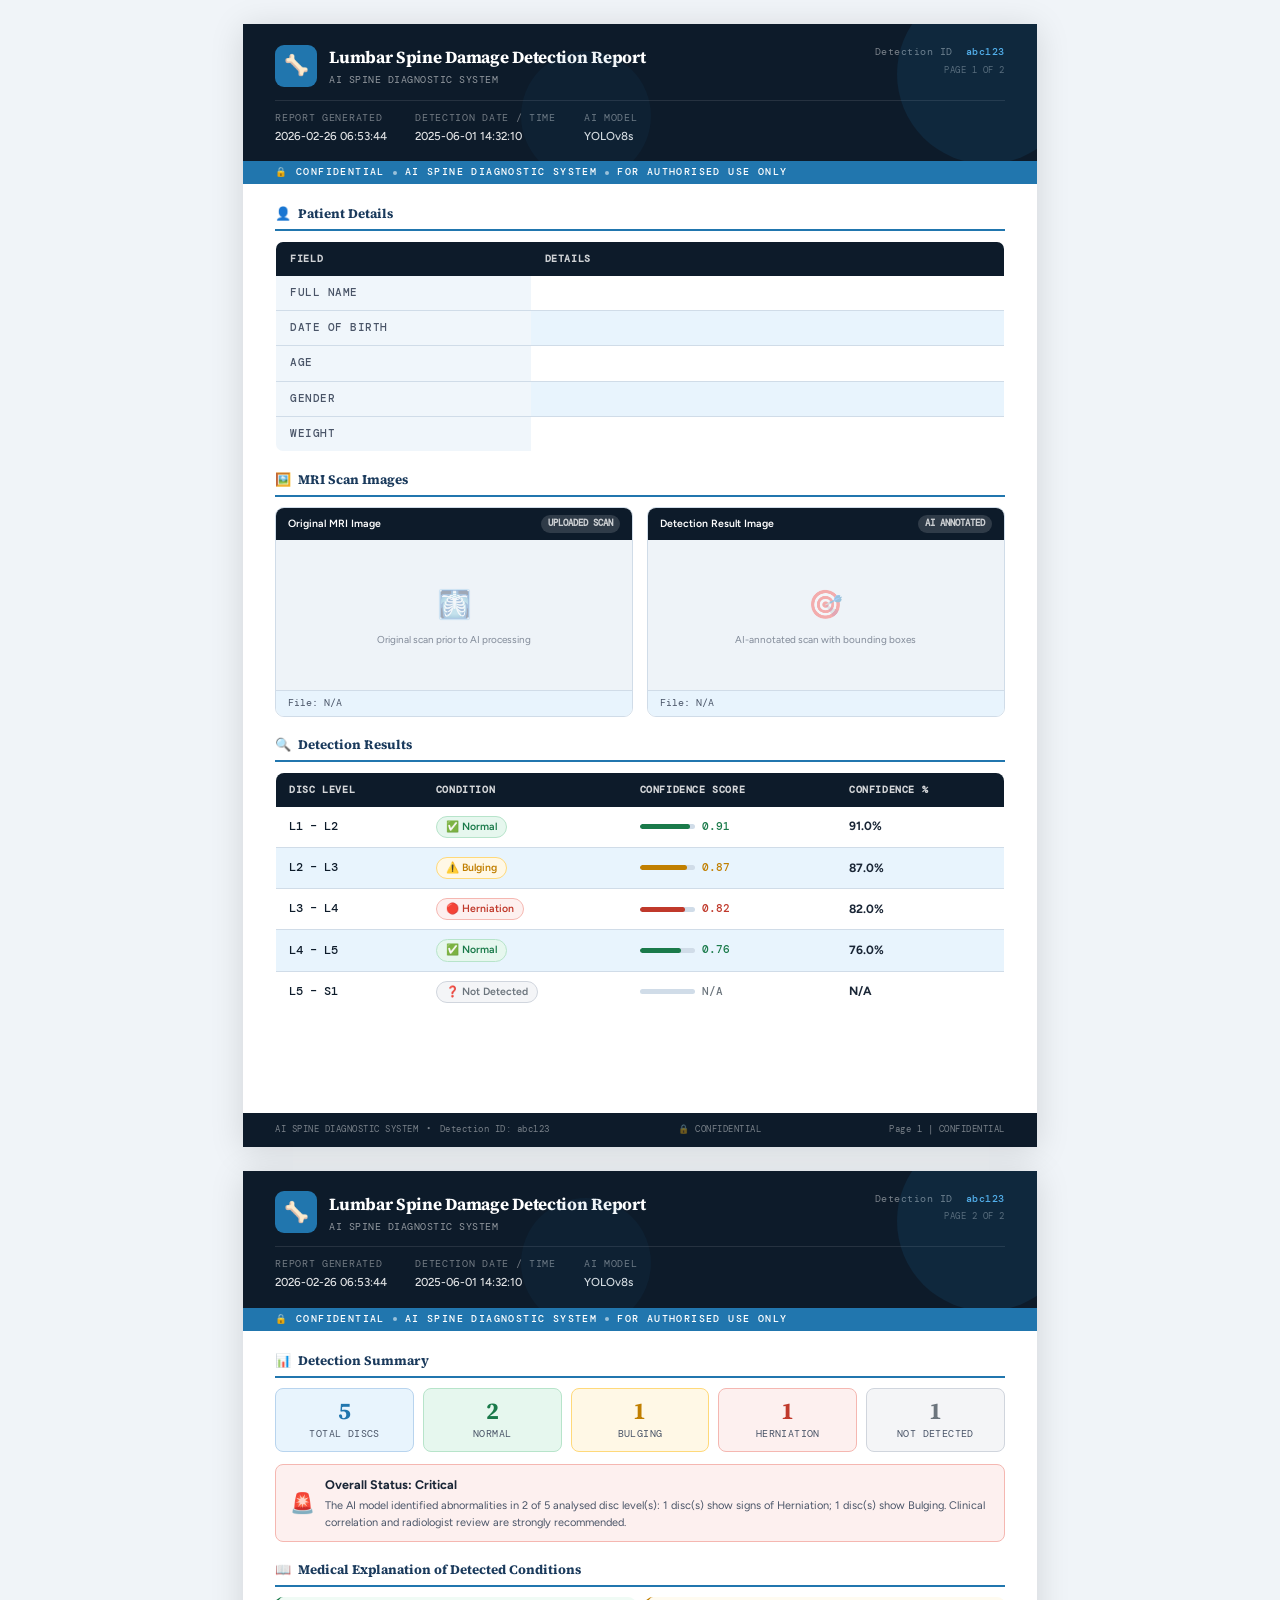
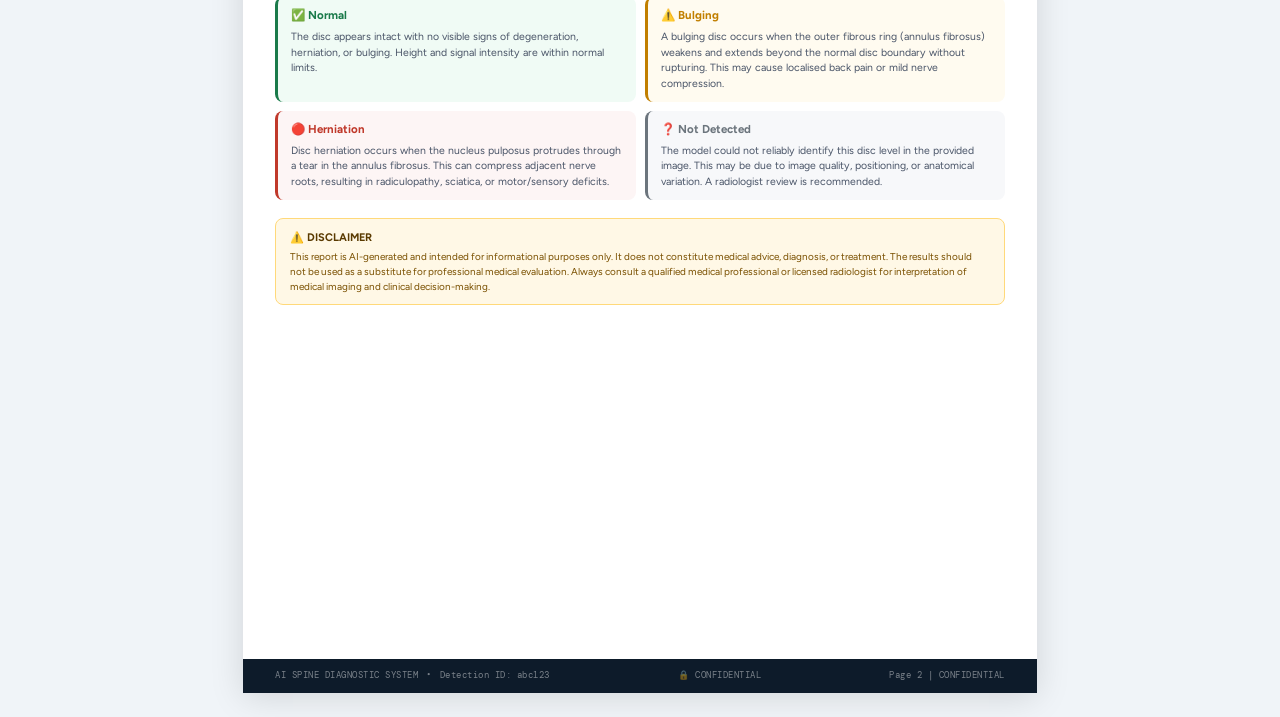
<file: Frontend/report.html>
<!DOCTYPE html>
<html lang="en">
<head>
  <meta charset="UTF-8"/>
  <meta name="viewport" content="width=device-width, initial-scale=1.0"/>
  <title>Lumbar Spine Damage Detection Report</title>
  <link href="https://fonts.googleapis.com/css2?family=Source+Serif+4:wght@300;400;600;700&family=DM+Mono:wght@400;500&family=Figtree:wght@400;500;600;700&display=swap" rel="stylesheet"/>
  <style>
    /* ═══════════════════════════════════════════════
       VARIABLES
    ═══════════════════════════════════════════════ */
    :root {
      --navy      : #0d1b2a;
      --blue      : #1a3a5c;
      --accent    : #2176ae;
      --light-blue: #e8f4fd;
      --normal    : #1a7a4a;
      --bulging   : #c17f00;
      --herniation: #c0392b;
      --notfound  : #6c757d;
      --border    : #d0dce8;
      --bg        : #f0f4f8;
      --white     : #ffffff;
      --text      : #1a2636;
      --subtext   : #4a5568;
    }

    /* ═══════════════════════════════════════════════
       RESET
    ═══════════════════════════════════════════════ */
    *, *::before, *::after { box-sizing: border-box; margin: 0; padding: 0; }

    /* ═══════════════════════════════════════════════
       PRINT — strict A4, no browser margins
    ═══════════════════════════════════════════════ */
    @page { size: A4; margin: 0; }

    @media print {
      body        { background: white; }
      .print-btn  { display: none !important; }
      .page       { box-shadow: none; margin: 0; }
    }

    /* ═══════════════════════════════════════════════
       BODY
    ═══════════════════════════════════════════════ */
    body {
      font-family: 'Figtree', sans-serif;
      background : var(--bg);
      color      : var(--text);
      font-size  : 12.5px;
      line-height: 1.55;
    }

    /* ═══════════════════════════════════════════════
       PAGE — exact A4, two pages
    ═══════════════════════════════════════════════ */
    .page {
      width            : 210mm;
      height           : 297mm;
      margin           : 24px auto;
      background       : var(--white);
      position         : relative;
      overflow         : hidden;
      page-break-after : always;
      box-shadow       : 0 4px 32px rgba(0,0,0,0.13);
    }

    /* ═══════════════════════════════════════════════
       SHARED HEADER (appears on both pages)
    ═══════════════════════════════════════════════ */
    .header {
      background: var(--navy);
      padding   : 20px 32px 16px;
      position  : relative;
      overflow  : hidden;
    }

    .header::before {
      content      : "";
      position     : absolute;
      top:-40px; right:-40px;
      width:180px; height:180px;
      border-radius: 50%;
      background   : rgba(33,118,174,0.14);
    }

    .header::after {
      content      : "";
      position     : absolute;
      bottom:-20px; left:35%;
      width:130px; height:130px;
      border-radius: 50%;
      background   : rgba(33,118,174,0.07);
    }

    .header-top {
      display        : flex;
      justify-content: space-between;
      align-items    : flex-start;
    }

    .header-brand {
      display    : flex;
      align-items: center;
      gap        : 12px;
    }

    .brand-icon {
      width        : 42px; height: 42px;
      background   : var(--accent);
      border-radius: 9px;
      display      : flex; align-items: center; justify-content: center;
      font-size    : 20px;
      flex-shrink  : 0;
    }

    .brand-text h1 {
      font-family   : 'Source Serif 4', serif;
      font-size     : 17px;
      font-weight   : 700;
      color         : var(--white);
      letter-spacing: -0.3px;
    }

    .brand-text p {
      font-size  : 10px;
      color      : rgba(255,255,255,0.55);
      font-family: 'DM Mono', monospace;
      margin-top : 2px;
      letter-spacing: 0.5px;
    }

    .header-meta {
      text-align: right;
    }

    .det-id-label {
      font-family   : 'DM Mono', monospace;
      font-size     : 10px;
      color         : rgba(255,255,255,0.45);
      letter-spacing: 0.5px;
    }

    .det-id-label span {
      color      : #5bb8f5;
      font-weight: 500;
    }

    .page-num-label {
      font-family   : 'DM Mono', monospace;
      font-size     : 9px;
      color         : rgba(255,255,255,0.35);
      letter-spacing: 0.5px;
      margin-top    : 4px;
    }

    .header-divider {
      height    : 1px;
      background: rgba(255,255,255,0.1);
      margin    : 12px 0 10px;
    }

    .header-info-row {
      display: flex;
      gap    : 28px;
    }

    .header-info-item label {
      font-size     : 9.5px;
      color         : rgba(255,255,255,0.42);
      text-transform: uppercase;
      letter-spacing: 0.7px;
      font-family   : 'DM Mono', monospace;
      display       : block;
    }

    .header-info-item value {
      font-size  : 11.5px;
      color      : rgba(255,255,255,0.88);
      font-weight: 500;
    }

    /* ═══════════════════════════════════════════════
       CONFIDENTIAL BANNER
    ═══════════════════════════════════════════════ */
    .conf-banner {
      background: var(--accent);
      padding   : 4px 32px;
      display   : flex;
      align-items: center;
      gap       : 8px;
    }

    .conf-banner span {
      font-family   : 'DM Mono', monospace;
      font-size     : 9.5px;
      color         : white;
      letter-spacing: 1.4px;
      font-weight   : 500;
    }

    .conf-dot {
      width        : 4px; height: 4px;
      background   : rgba(255,255,255,0.55);
      border-radius: 50%;
    }

    /* ═══════════════════════════════════════════════
       CONTENT
    ═══════════════════════════════════════════════ */
    .content {
      padding: 20px 32px;
    }

    .section {
      margin-bottom: 18px;
    }

    .section-title {
      font-family   : 'Source Serif 4', serif;
      font-size     : 13px;
      font-weight   : 700;
      color         : var(--blue);
      border-bottom : 2px solid var(--accent);
      padding-bottom: 5px;
      margin-bottom : 10px;
      display       : flex;
      align-items   : center;
      gap           : 7px;
    }

    /* ═══════════════════════════════════════════════
       PATIENT DETAILS — TABLE FORMAT
    ═══════════════════════════════════════════════ */
    .patient-table {
      width           : 100%;
      border-collapse : collapse;
      border          : 1px solid var(--border);
      border-radius   : 8px;
      overflow        : hidden;
    }

    .patient-table thead tr {
      background: var(--navy);
    }

    .patient-table thead th {
      padding       : 9px 14px;
      text-align    : left;
      font-size     : 10px;
      font-weight   : 600;
      color         : rgba(255,255,255,0.8);
      text-transform: uppercase;
      letter-spacing: 0.6px;
      font-family   : 'DM Mono', monospace;
    }

    .patient-table tbody td {
      padding      : 9px 14px;
      font-size    : 12.5px;
      border-bottom: 1px solid var(--border);
    }

    .patient-table tbody tr:last-child td {
      border-bottom: none;
    }

    .patient-table tbody tr:nth-child(even) {
      background: var(--light-blue);
    }

    .patient-table td.field-name {
      font-family   : 'DM Mono', monospace;
      font-size     : 10.5px;
      color         : var(--subtext);
      text-transform: uppercase;
      letter-spacing: 0.5px;
      width         : 35%;
      background    : #f0f6fb !important;
      font-weight   : 500;
    }

    .patient-table td.field-value {
      font-weight: 600;
      color      : var(--navy);
    }

    /* ═══════════════════════════════════════════════
       IMAGES
    ═══════════════════════════════════════════════ */
    .images-row {
      display              : grid;
      grid-template-columns: 1fr 1fr;
      gap                  : 14px;
    }

    .image-card {
      border       : 1px solid var(--border);
      border-radius: 9px;
      overflow     : hidden;
    }

    .image-card-hdr {
      background  : var(--navy);
      padding     : 7px 12px;
      display     : flex;
      align-items : center;
      gap         : 7px;
    }

    .image-card-hdr span {
      font-size  : 10.5px;
      font-weight: 600;
      color      : white;
    }

    .image-card-hdr .badge {
      font-family: 'DM Mono', monospace;
      font-size  : 9px;
      background : rgba(255,255,255,0.14);
      color      : rgba(255,255,255,0.75);
      padding    : 2px 7px;
      border-radius: 20px;
      margin-left: auto;
    }

    .img-placeholder {
      background    : #eef3f8;
      height        : 150px;
      display       : flex;
      flex-direction: column;
      align-items   : center;
      justify-content: center;
      gap           : 6px;
    }

    .img-placeholder .ph-icon { font-size: 28px; opacity: 0.35; }
    .img-placeholder p         { font-size: 10px; color: var(--subtext); opacity: 0.65; }

    .image-card img {
      width          : 100%;
      height         : 150px;
      object-fit     : contain;
      background     : #eef3f8;
      display        : block;
    }

    .image-card-ftr {
      padding    : 5px 12px;
      background : var(--light-blue);
      border-top : 1px solid var(--border);
    }

    .image-card-ftr p {
      font-size  : 9.5px;
      color      : var(--subtext);
      font-family: 'DM Mono', monospace;
    }

    /* ═══════════════════════════════════════════════
       DETECTION RESULTS TABLE
    ═══════════════════════════════════════════════ */
    .results-table {
      width           : 100%;
      border-collapse : collapse;
      border          : 1px solid var(--border);
      border-radius   : 9px;
      overflow        : hidden;
    }

    .results-table thead tr { background: var(--navy); }

    .results-table thead th {
      padding       : 9px 13px;
      text-align    : left;
      font-size     : 10px;
      font-weight   : 600;
      color         : rgba(255,255,255,0.82);
      text-transform: uppercase;
      letter-spacing: 0.6px;
      font-family   : 'DM Mono', monospace;
    }

    .results-table tbody tr { border-bottom: 1px solid var(--border); }
    .results-table tbody tr:last-child { border-bottom: none; }
    .results-table tbody tr:nth-child(even) { background: var(--light-blue); }
    .results-table tbody td { padding: 9px 13px; font-size: 12px; }

    .disc-cell {
      font-family: 'DM Mono', monospace;
      font-weight: 500;
      color      : var(--navy);
      font-size  : 11.5px !important;
    }

    .badge-normal     { display:inline-flex;align-items:center;gap:5px;background:#e6f7ee;color:var(--normal);border:1px solid #b7e4ca;padding:2px 9px;border-radius:20px;font-size:10.5px;font-weight:600; }
    .badge-bulging    { display:inline-flex;align-items:center;gap:5px;background:#fff8e6;color:var(--bulging);border:1px solid #ffd97a;padding:2px 9px;border-radius:20px;font-size:10.5px;font-weight:600; }
    .badge-herniation { display:inline-flex;align-items:center;gap:5px;background:#fdf0ef;color:var(--herniation);border:1px solid #f5b7b1;padding:2px 9px;border-radius:20px;font-size:10.5px;font-weight:600; }
    .badge-notdetected{ display:inline-flex;align-items:center;gap:5px;background:#f4f5f7;color:var(--notfound);border:1px solid #d0d5dd;padding:2px 9px;border-radius:20px;font-size:10.5px;font-weight:600; }

    .conf-bar-wrap { display:flex;align-items:center;gap:7px; }
    .conf-bar      { height:5px;border-radius:3px;background:var(--border);width:55px;overflow:hidden; }
    .conf-bar-fill { height:100%;border-radius:3px; }
    .conf-text     { font-family:'DM Mono',monospace;font-size:10.5px;font-weight:500; }

    /* ═══════════════════════════════════════════════
       SUMMARY GRID
    ═══════════════════════════════════════════════ */
    .summary-grid {
      display              : grid;
      grid-template-columns: repeat(5, 1fr);
      gap                  : 9px;
      margin-bottom        : 12px;
    }

    .sum-card {
      border-radius: 8px;
      padding      : 10px 8px;
      text-align   : center;
      border       : 1px solid var(--border);
    }

    .sum-card.total       { background:var(--light-blue); border-color:#b8d4ee; }
    .sum-card.normal      { background:#e6f7ee; border-color:#b7e4ca; }
    .sum-card.bulging     { background:#fff8e6; border-color:#ffd97a; }
    .sum-card.herniation  { background:#fdf0ef; border-color:#f5b7b1; }
    .sum-card.notdetected { background:#f4f5f7; border-color:#d0d5dd; }

    .sum-card .num { font-family:'Source Serif 4',serif;font-size:24px;font-weight:700;line-height:1;display:block; }
    .sum-card.total .num       { color:var(--accent); }
    .sum-card.normal .num      { color:var(--normal); }
    .sum-card.bulging .num     { color:var(--bulging); }
    .sum-card.herniation .num  { color:var(--herniation); }
    .sum-card.notdetected .num { color:var(--notfound); }

    .sum-card .lbl { font-size:9.5px;text-transform:uppercase;letter-spacing:0.4px;color:var(--subtext);font-family:'DM Mono',monospace;margin-top:4px;display:block; }

    /* Status banner */
    .status-banner         { border-radius:8px;padding:10px 14px;display:flex;align-items:center;gap:10px;border:1px solid; }
    .status-banner.critical     { background:#fdf0ef; border-color:#f5b7b1; }
    .status-banner.attention    { background:#fff8e6; border-color:#ffd97a; }
    .status-banner.normal-status{ background:#e6f7ee; border-color:#b7e4ca; }
    .status-icon     { font-size:20px; }
    .status-text strong{ font-size:12.5px;font-weight:700;display:block; }
    .status-text p     { font-size:11px;color:var(--subtext);margin-top:2px; }

    /* ═══════════════════════════════════════════════
       MEDICAL EXPLANATIONS
    ═══════════════════════════════════════════════ */
    .exp-grid {
      display              : grid;
      grid-template-columns: 1fr 1fr;
      gap                  : 9px;
    }

    .exp-card {
      border-radius: 8px;
      padding      : 10px 13px;
      border-left  : 3px solid;
    }

    .exp-card.normal      { background:#f0fbf5; border-color:var(--normal); }
    .exp-card.bulging     { background:#fffbf0; border-color:var(--bulging); }
    .exp-card.herniation  { background:#fdf5f5; border-color:var(--herniation); }
    .exp-card.notdetected { background:#f7f8fa; border-color:var(--notfound); }

    .exp-card h4 { font-size:11.5px;font-weight:700;margin-bottom:4px;display:flex;align-items:center;gap:5px; }
    .exp-card.normal h4      { color:var(--normal); }
    .exp-card.bulging h4     { color:var(--bulging); }
    .exp-card.herniation h4  { color:var(--herniation); }
    .exp-card.notdetected h4 { color:var(--notfound); }
    .exp-card p { font-size:10.5px;color:var(--subtext);line-height:1.5; }

    /* ═══════════════════════════════════════════════
       METADATA TABLE
    ═══════════════════════════════════════════════ */
    .meta-table {
      width           : 100%;
      border-collapse : collapse;
      border          : 1px solid var(--border);
      border-radius   : 8px;
      overflow        : hidden;
    }

    .meta-table tr { border-bottom: 1px solid var(--border); }
    .meta-table tr:last-child { border-bottom: none; }

    .meta-table td {
      padding  : 7px 12px;
      font-size: 12px;
    }

    .meta-table td:first-child {
      font-family   : 'DM Mono', monospace;
      font-size     : 10px;
      color         : var(--subtext);
      text-transform: uppercase;
      letter-spacing: 0.5px;
      width         : 42%;
      background    : var(--light-blue);
    }

    .meta-table td:last-child { font-weight:600; color:var(--navy); }

    /* ═══════════════════════════════════════════════
       DISCLAIMER
    ═══════════════════════════════════════════════ */
    .disclaimer {
      background   : #fff8e6;
      border       : 1px solid #ffd97a;
      border-radius: 8px;
      padding      : 10px 14px;
    }

    .disclaimer strong { font-size:11px;display:block;margin-bottom:3px;color:#5a3a00; }
    .disclaimer p      { font-size:10px;color:#7a5000;line-height:1.5; }

    /* ═══════════════════════════════════════════════
       FOOTER
    ═══════════════════════════════════════════════ */
    .footer {
      background: var(--navy);
      padding   : 10px 32px;
      display   : flex;
      align-items: center;
      justify-content: space-between;
      position  : absolute;
      bottom    : 0;
      left      : 0; right: 0;
    }

    .footer-left {
      display    : flex;
      align-items: center;
      gap        : 8px;
    }

    .footer-left span,
    .footer-conf,
    .footer-page {
      font-family   : 'DM Mono', monospace;
      font-size     : 9px;
      color         : rgba(255,255,255,0.45);
      letter-spacing: 0.5px;
    }

    /* ═══════════════════════════════════════════════
       PRINT BUTTON (screen only)
    ═══════════════════════════════════════════════ */
    /* .print-btn {
      position     : fixed;
      bottom       : 24px;
      right        : 24px;
      background   : var(--accent);
      color        : white;
      border       : none;
      padding      : 11px 20px;
      border-radius: 8px;
      font-family  : 'Figtree', sans-serif;
      font-size    : 13px;
      font-weight  : 600;
      cursor       : pointer;
      box-shadow   : 0 4px 16px rgba(33,118,174,0.4);
      display      : flex;
      align-items  : center;
      gap          : 7px;
      z-index      : 999;
      transition   : transform 0.15s, box-shadow 0.15s;
    }

    .print-btn:hover {
      transform : translateY(-2px);
      box-shadow: 0 6px 20px rgba(33,118,174,0.5);
    } */
  </style>
</head>
<body>

<!-- Print Button -->
<!-- <button class="print-btn" onclick="window.print()">🖨️ Download / Print PDF</button> -->

<!-- ╔══════════════════════════════════════════════════════╗
     ║  PAGE 1                                              ║
     ║  Header · Patient Details · Images · Results Table  ║
     ╚══════════════════════════════════════════════════════╝ -->
<div class="page">

  <!-- HEADER -->
  <div class="header">
    <div class="header-top">
      <div class="header-brand">
        <div class="brand-icon">🦴</div>
        <div class="brand-text">
          <h1>Lumbar Spine Damage Detection Report</h1>
          <p>AI SPINE DIAGNOSTIC SYSTEM</p>
        </div>
      </div>
      <div class="header-meta">
        <div class="det-id-label">Detection ID &nbsp;<span id="p1-det-id">abc123</span></div>
        <div class="page-num-label">PAGE 1 OF 2</div>
      </div>
    </div>
    <div class="header-divider"></div>
    <div class="header-info-row">
      <div class="header-info-item">
        <label>Report Generated</label>
        <value id="p1-generated">2026-02-26 06:53:44</value>
      </div>
      <div class="header-info-item">
        <label>Detection Date / Time</label>
        <value id="p1-det-date">2025-06-01 14:32:10</value>
      </div>
      <div class="header-info-item">
        <label>AI Model</label>
        <value>YOLOv8s</value>
      </div>
    </div>
  </div>

  <!-- CONFIDENTIAL BANNER -->
  <div class="conf-banner">
    <span>🔒 CONFIDENTIAL</span>
    <div class="conf-dot"></div>
    <span>AI SPINE DIAGNOSTIC SYSTEM</span>
    <div class="conf-dot"></div>
    <span>FOR AUTHORISED USE ONLY</span>
  </div>

  <div class="content">

    <!-- SECTION 1 — Patient Details (SINGLE COLUMN TABLE) -->
    <div class="section">
      <div class="section-title"><span>👤</span> Patient Details</div>
      <table class="patient-table">
        <thead>
          <tr>
            <th>Field</th>
            <th>Details</th>
          </tr>
        </thead>
        <tbody>
          <tr>
            <td class="field-name">Full Name</td>
            <td class="field-value" id="pt-name"></td>
          </tr>
          <tr>
            <td class="field-name">Date of Birth</td>
            <td class="field-value" id="pt-dob"></td>
          </tr>
          <tr>
            <td class="field-name">Age</td>
            <td class="field-value" id="pt-age"></td>
          </tr>
          <tr>
            <td class="field-name">Gender</td>
            <td class="field-value" id="pt-gender"></td>
          </tr>
          <tr>
            <td class="field-name">Weight</td>
            <td class="field-value" id="pt-weight"></td>
          </tr>
        </tbody>
      </table>
    </div>

    <!-- SECTION 2 — MRI Scan Images -->
    <div class="section">
      <div class="section-title"><span>🖼️</span> MRI Scan Images</div>
      <div class="images-row">

        <!-- Original -->
        <div class="image-card">
          <div class="image-card-hdr">
            <span>Original MRI Image</span>
            <span class="badge">UPLOADED SCAN</span>
          </div>
          <div class="img-placeholder" id="orig-placeholder">
            <div class="ph-icon">🩻</div>
            <p>Original scan prior to AI processing</p>
          </div>
          <div class="image-card-ftr">
            <p>File: <span id="orig-filename">N/A</span></p>
          </div>
        </div>

        <!-- Annotated -->
        <div class="image-card">
          <div class="image-card-hdr">
            <span>Detection Result Image</span>
            <span class="badge">AI ANNOTATED</span>
          </div>
          <div class="img-placeholder" id="det-placeholder">
            <div class="ph-icon">🎯</div>
            <p>AI-annotated scan with bounding boxes</p>
          </div>
          <div class="image-card-ftr">
            <p>File: <span id="det-filename">N/A</span></p>
          </div>
        </div>

      </div>
    </div>

    <!-- SECTION 3 — Detection Results Table -->
    <div class="section">
      <div class="section-title"><span>🔍</span> Detection Results</div>
      <table class="results-table">
        <thead>
          <tr>
            <th>Disc Level</th>
            <th>Condition</th>
            <th>Confidence Score</th>
            <th>Confidence %</th>
          </tr>
        </thead>
        <tbody id="results-tbody">
          <tr>
            <td class="disc-cell">L1 – L2</td>
            <td><span class="badge-normal">✅ Normal</span></td>
            <td><div class="conf-bar-wrap"><div class="conf-bar"><div class="conf-bar-fill" style="width:91%;background:var(--normal)"></div></div><span class="conf-text" style="color:var(--normal)">0.91</span></div></td>
            <td><strong>91.0%</strong></td>
          </tr>
          <tr>
            <td class="disc-cell">L2 – L3</td>
            <td><span class="badge-bulging">⚠️ Bulging</span></td>
            <td><div class="conf-bar-wrap"><div class="conf-bar"><div class="conf-bar-fill" style="width:87%;background:var(--bulging)"></div></div><span class="conf-text" style="color:var(--bulging)">0.87</span></div></td>
            <td><strong>87.0%</strong></td>
          </tr>
          <tr>
            <td class="disc-cell">L3 – L4</td>
            <td><span class="badge-herniation">🔴 Herniation</span></td>
            <td><div class="conf-bar-wrap"><div class="conf-bar"><div class="conf-bar-fill" style="width:82%;background:var(--herniation)"></div></div><span class="conf-text" style="color:var(--herniation)">0.82</span></div></td>
            <td><strong>82.0%</strong></td>
          </tr>
          <tr>
            <td class="disc-cell">L4 – L5</td>
            <td><span class="badge-normal">✅ Normal</span></td>
            <td><div class="conf-bar-wrap"><div class="conf-bar"><div class="conf-bar-fill" style="width:76%;background:var(--normal)"></div></div><span class="conf-text" style="color:var(--normal)">0.76</span></div></td>
            <td><strong>76.0%</strong></td>
          </tr>
          <tr>
            <td class="disc-cell">L5 – S1</td>
            <td><span class="badge-notdetected">❓ Not Detected</span></td>
            <td><div class="conf-bar-wrap"><div class="conf-bar"><div class="conf-bar-fill" style="width:0%;background:var(--notfound)"></div></div><span class="conf-text" style="color:var(--notfound)">N/A</span></div></td>
            <td><strong>N/A</strong></td>
          </tr>
        </tbody>
      </table>
    </div>

  </div><!-- end content p1 -->

  <!-- FOOTER P1 -->
  <div class="footer">
    <div class="footer-left">
      <span>AI SPINE DIAGNOSTIC SYSTEM</span>
      <span>•</span>
      <span>Detection ID: <span id="foot1-det-id">abc123</span></span>
    </div>
    <span class="footer-conf">🔒 CONFIDENTIAL</span>
    <span class="footer-page">Page 1 | CONFIDENTIAL</span>
  </div>

</div><!-- end page 1 -->


<!-- ╔══════════════════════════════════════════════════════╗
     ║  PAGE 2                                              ║
     ║  Summary · Medical Explanation · Metadata · Disclaimer ║
     ╚══════════════════════════════════════════════════════╝ -->
<div class="page">

  <!-- HEADER P2 -->
  <div class="header">
    <div class="header-top">
      <div class="header-brand">
        <div class="brand-icon">🦴</div>
        <div class="brand-text">
          <h1>Lumbar Spine Damage Detection Report</h1>
          <p>AI SPINE DIAGNOSTIC SYSTEM</p>
        </div>
      </div>
      <div class="header-meta">
        <div class="det-id-label">Detection ID &nbsp;<span id="p2-det-id">abc123</span></div>
        <div class="page-num-label">PAGE 2 OF 2</div>
      </div>
    </div>
    <div class="header-divider"></div>
    <div class="header-info-row">
      <div class="header-info-item">
        <label>Report Generated</label>
        <value id="p2-generated">2026-02-26 06:53:44</value>
      </div>
      <div class="header-info-item">
        <label>Detection Date / Time</label>
        <value id="p2-det-date">2025-06-01 14:32:10</value>
      </div>
      <div class="header-info-item">
        <label>AI Model</label>
        <value>YOLOv8s</value>
      </div>
    </div>
  </div>

  <!-- CONFIDENTIAL BANNER P2 -->
  <div class="conf-banner">
    <span>🔒 CONFIDENTIAL</span>
    <div class="conf-dot"></div>
    <span>AI SPINE DIAGNOSTIC SYSTEM</span>
    <div class="conf-dot"></div>
    <span>FOR AUTHORISED USE ONLY</span>
  </div>

  <div class="content">

    <!-- SECTION 4 — Detection Summary -->
    <div class="section">
      <div class="section-title"><span>📊</span> Detection Summary</div>
      <div class="summary-grid">
        <div class="sum-card total">
          <span class="num" id="sum-total">5</span>
          <span class="lbl">Total Discs</span>
        </div>
        <div class="sum-card normal">
          <span class="num" id="sum-normal">2</span>
          <span class="lbl">Normal</span>
        </div>
        <div class="sum-card bulging">
          <span class="num" id="sum-bulging">1</span>
          <span class="lbl">Bulging</span>
        </div>
        <div class="sum-card herniation">
          <span class="num" id="sum-herniation">1</span>
          <span class="lbl">Herniation</span>
        </div>
        <div class="sum-card notdetected">
          <span class="num" id="sum-notdetected">1</span>
          <span class="lbl">Not Detected</span>
        </div>
      </div>

      <!-- Overall Status Banner -->
      <div class="status-banner critical" id="status-banner">
        <span class="status-icon">🚨</span>
        <div class="status-text">
          <strong id="status-title">Overall Status: Critical</strong>
          <p id="status-desc">
            The AI model identified abnormalities in 2 of 5 analysed disc level(s):
            1 disc(s) show signs of Herniation; 1 disc(s) show Bulging.
            Clinical correlation and radiologist review are strongly recommended.
          </p>
        </div>
      </div>
    </div>

    <!-- SECTION 5 — Medical Explanation -->
    <div class="section">
      <div class="section-title"><span>📖</span> Medical Explanation of Detected Conditions</div>
      <div class="exp-grid">
        <div class="exp-card normal">
          <h4>✅ Normal</h4>
          <p>The disc appears intact with no visible signs of degeneration, herniation, or bulging. Height and signal intensity are within normal limits.</p>
        </div>
        <div class="exp-card bulging">
          <h4>⚠️ Bulging</h4>
          <p>A bulging disc occurs when the outer fibrous ring (annulus fibrosus) weakens and extends beyond the normal disc boundary without rupturing. This may cause localised back pain or mild nerve compression.</p>
        </div>
        <div class="exp-card herniation">
          <h4>🔴 Herniation</h4>
          <p>Disc herniation occurs when the nucleus pulposus protrudes through a tear in the annulus fibrosus. This can compress adjacent nerve roots, resulting in radiculopathy, sciatica, or motor/sensory deficits.</p>
        </div>
        <div class="exp-card notdetected">
          <h4>❓ Not Detected</h4>
          <p>The model could not reliably identify this disc level in the provided image. This may be due to image quality, positioning, or anatomical variation. A radiologist review is recommended.</p>
        </div>
      </div>
    </div>

    <!-- SECTION 7 — Disclaimer -->
    <div class="section">
      <div class="disclaimer">
        <strong>⚠️ DISCLAIMER</strong>
        <p>
          This report is AI-generated and intended for informational purposes only.
          It does not constitute medical advice, diagnosis, or treatment.
          The results should not be used as a substitute for professional medical evaluation.
          Always consult a qualified medical professional or licensed radiologist for
          interpretation of medical imaging and clinical decision-making.
        </p>
      </div>
    </div>

  </div><!-- end content p2 -->

  <!-- FOOTER P2 -->
  <div class="footer">
    <div class="footer-left">
      <span>AI SPINE DIAGNOSTIC SYSTEM</span>
      <span>•</span>
      <span>Detection ID: <span id="foot2-det-id">abc123</span></span>
    </div>
    <span class="footer-conf">🔒 CONFIDENTIAL</span>
    <span class="footer-page">Page 2 | CONFIDENTIAL</span>
  </div>

</div><!-- end page 2 -->


<!-- ═══════════════════════════════════════════════════════
     JAVASCRIPT — Call populateReport(data) with API response
═══════════════════════════════════════════════════════ -->
<script src="script.js"></script>

</body>
</html>
</file>
